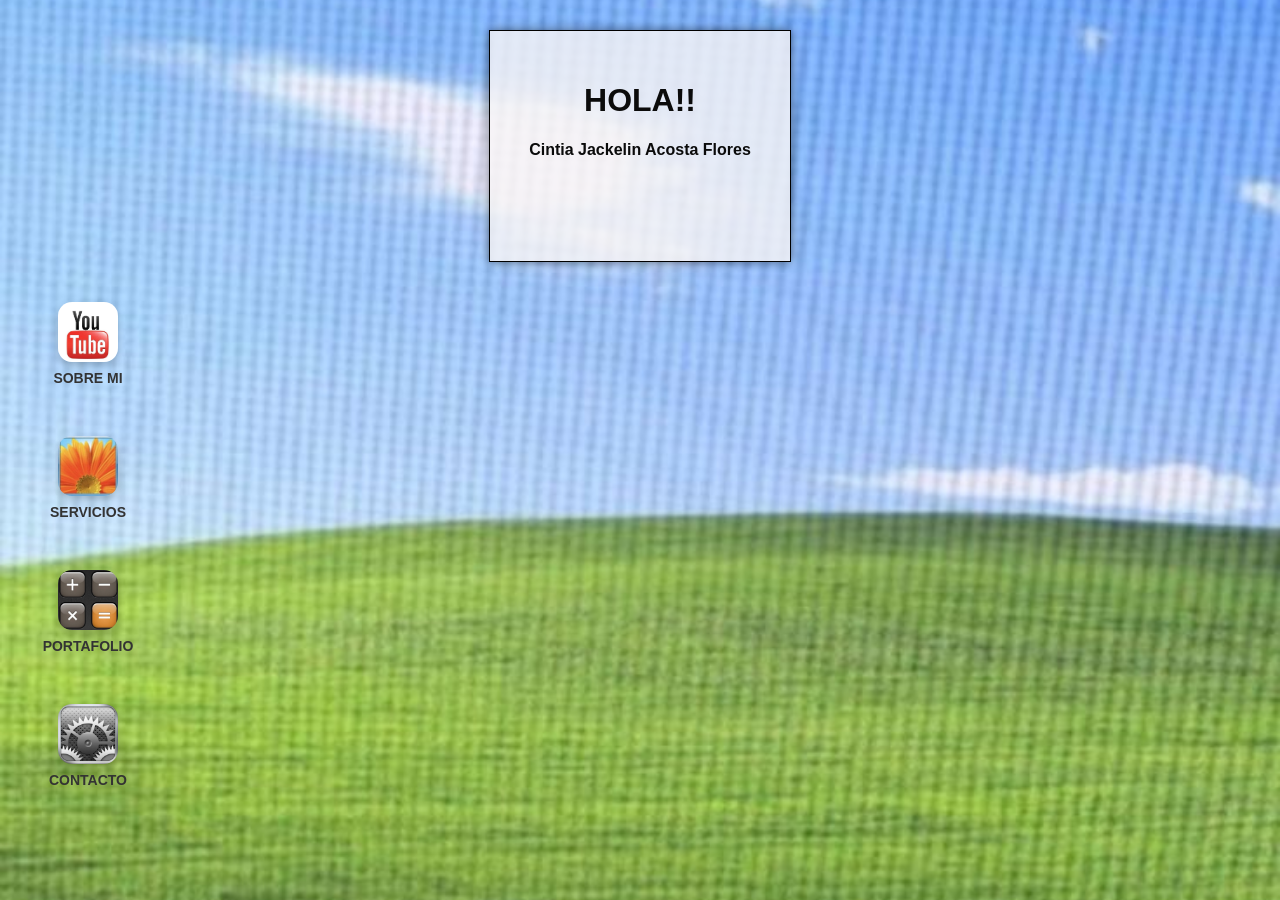
<file: index.html>
<!DOCTYPE html>
<html>
    <head>
        <title>PRESENTACION</title>
        <link rel="stylesheet" href="Styless.css">
    </head>
  
        <div class = "ventana">
            <h1>HOLA!!</h1>
            <h4>Cintia Jackelin Acosta Flores</h4>
        </div>

    <body>
        <nav class = "mi-menu">
            <a href="sobremi.html" class = "boton-app">
                <img src = "imagenes/you.jpeg" width = "70px" height = "70px">
                <span class = "texto">SOBRE MI</span>
            </a>
            <a href="servicios.html" class = "boton-app">
                <img src = "imagenes/gale.jpeg" width = "70px" height = "70px">
                <span class = "texto">SERVICIOS</span>
            </a>
            <a href = "portafolio.html" class = "boton-app">
                <img src = "imagenes/calcu.jpeg" width = "70px" height = "70px">
                <span class = "texto">PORTAFOLIO</span>
            </a>
            <a href = "contacto.html" class = "boton-app">
                <img src = "imagenes/aju.jpeg" width = "70px" height = "70px">
                <span class = "texto">CONTACTO</span>
        </nav>
    </body>
</html>
</file>
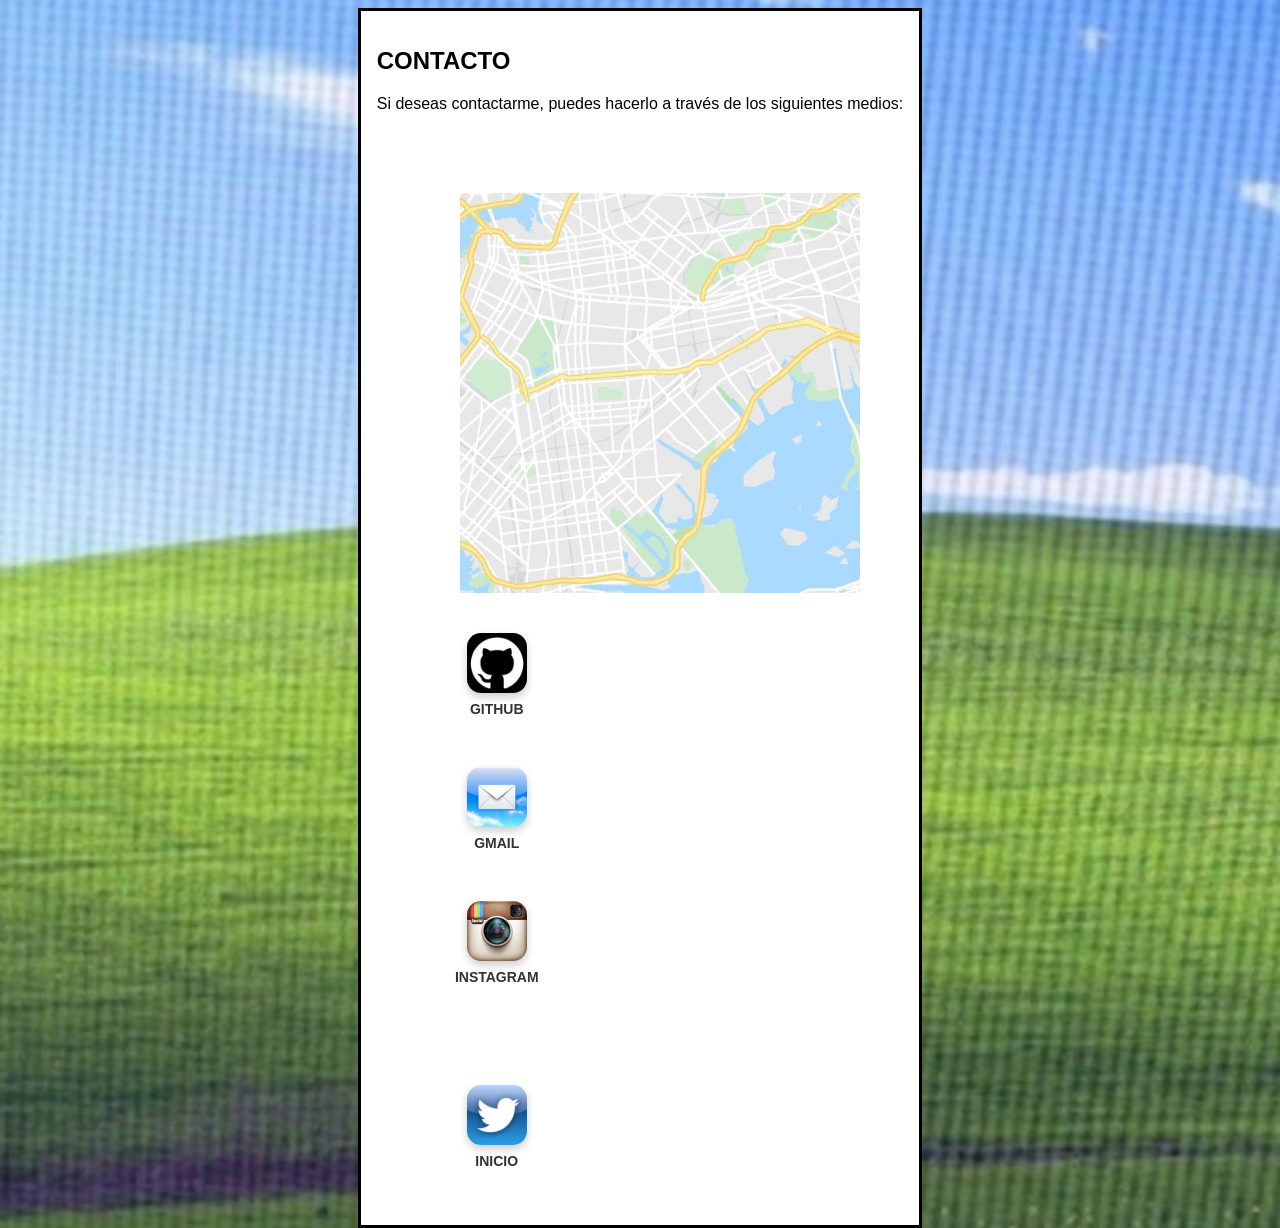
<file: contacto.html>
<!DOCTYPE html>
<html>
    <head>
        <title>CONTACTO</title>
        <link rel="stylesheet" href="Styless.css">
    </head>

    <body>
        <dialog open>
            <h2>CONTACTO</h2>
            <p>Si deseas contactarme, puedes hacerlo a través de los siguientes medios:</p>
            <ul>
        <nav class = "mapa">
        <img src = "imagenes/mapa.jpeg" width = "400px" height = "200px">
        </nav>


        <a href="https://github.com/cintiaja" class = "boton-app">
            <img src = "imagenes/git.jpeg" width = "70px" height = "70px">
            <span class = "texto">GITHUB</span>
        </a>
        <a href = "https://mail.google.com/mail/u/0/#inbox?compose=CllgCHrlFtvxsqspZlSfJQXvPzspBbPsbDGZFtQbjnvVXJdlcTCqjMxtbwGgsrGClvFJDPZsNJV" class = "boton-app">
            <img src = "imagenes/correo.jpeg" width = "70px" height = "70px">
            <span class = "texto">GMAIL</span>
        </a>
        <a href = "https://www.instagram.com/cintia_mp3?exln=enhzazgyaTZ4YXNr" class = "boton-app">
            <img src = "imagenes/insta.jpeg" width = "70px" height = "70px">
            <span class = "texto">INSTAGRAM</span>
        <nav class = "mi-menu">
            <a href="index.html" class = "boton-app">
                <img src = "imagenes/tuit.jpeg" width = "70px" height = "70px">
                <span class = "texto">INICIO</span>
            </a>
        </nav>

    </body>
</file>
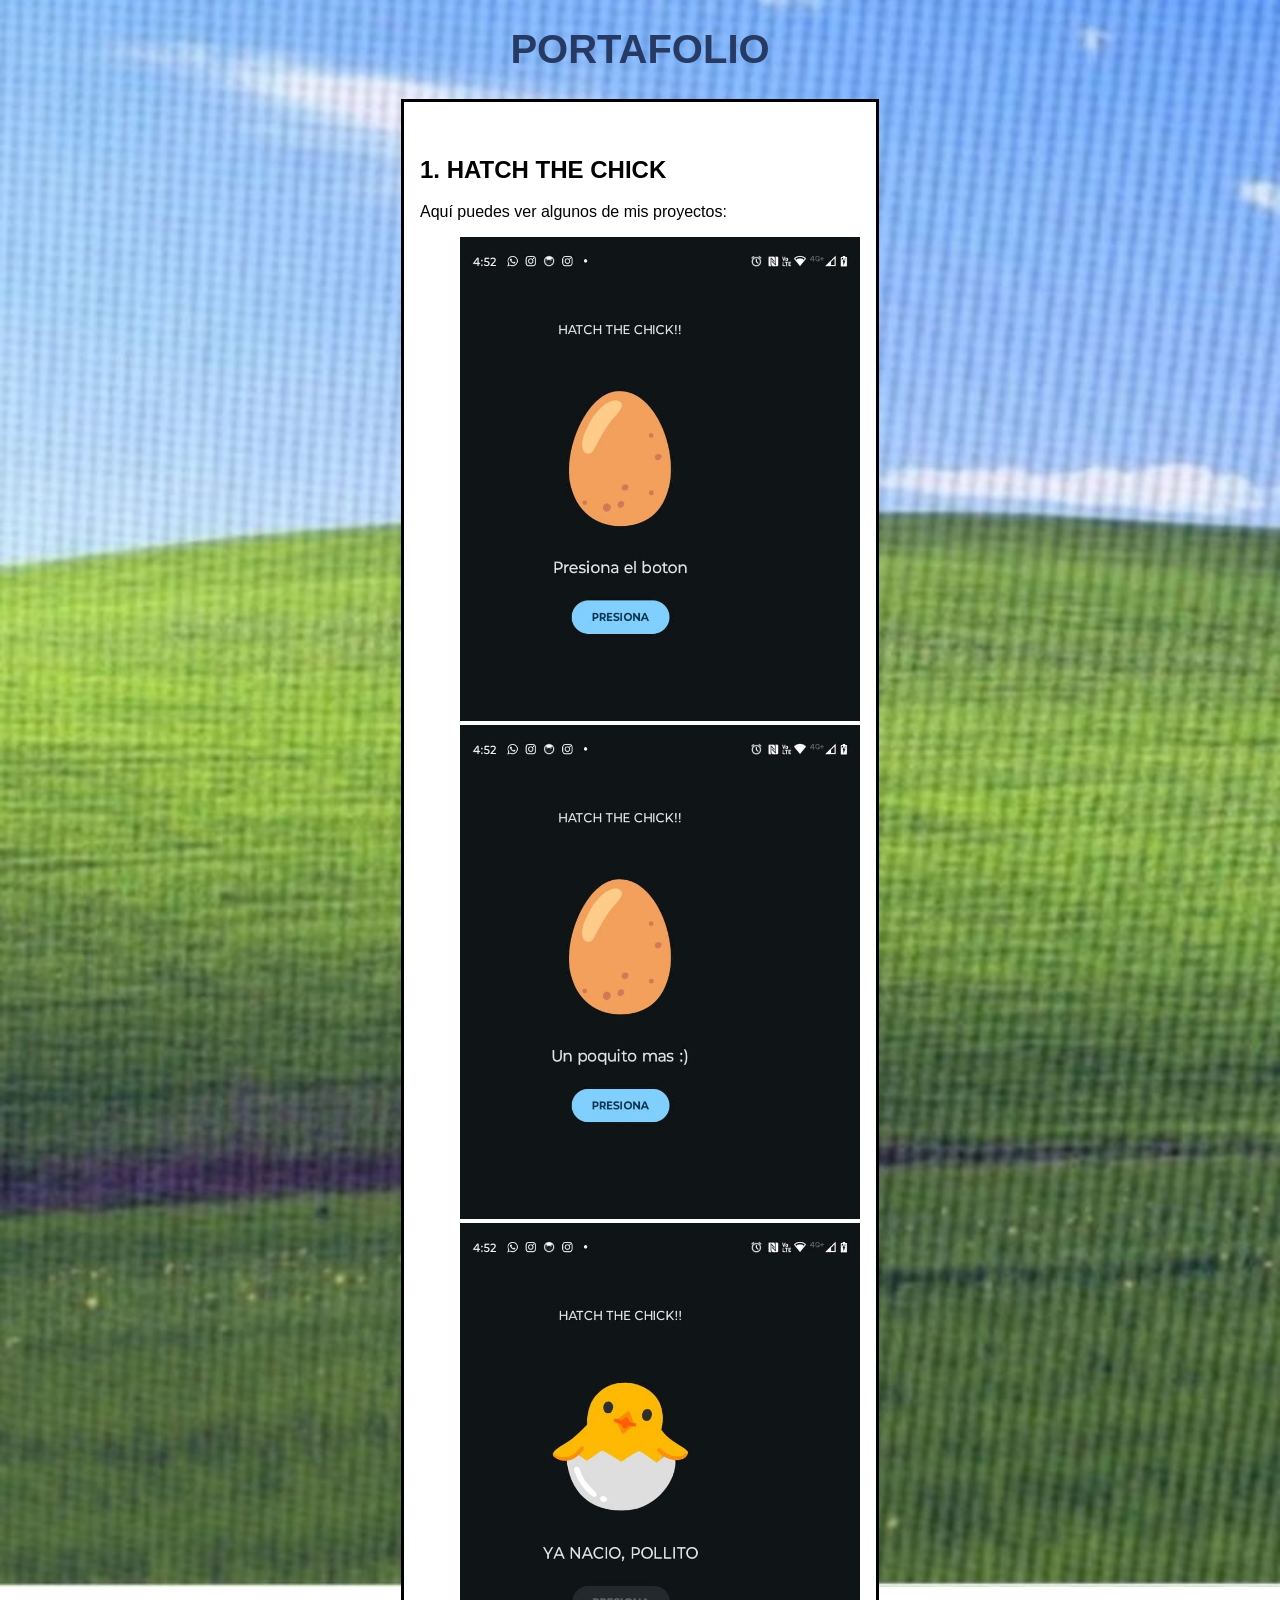
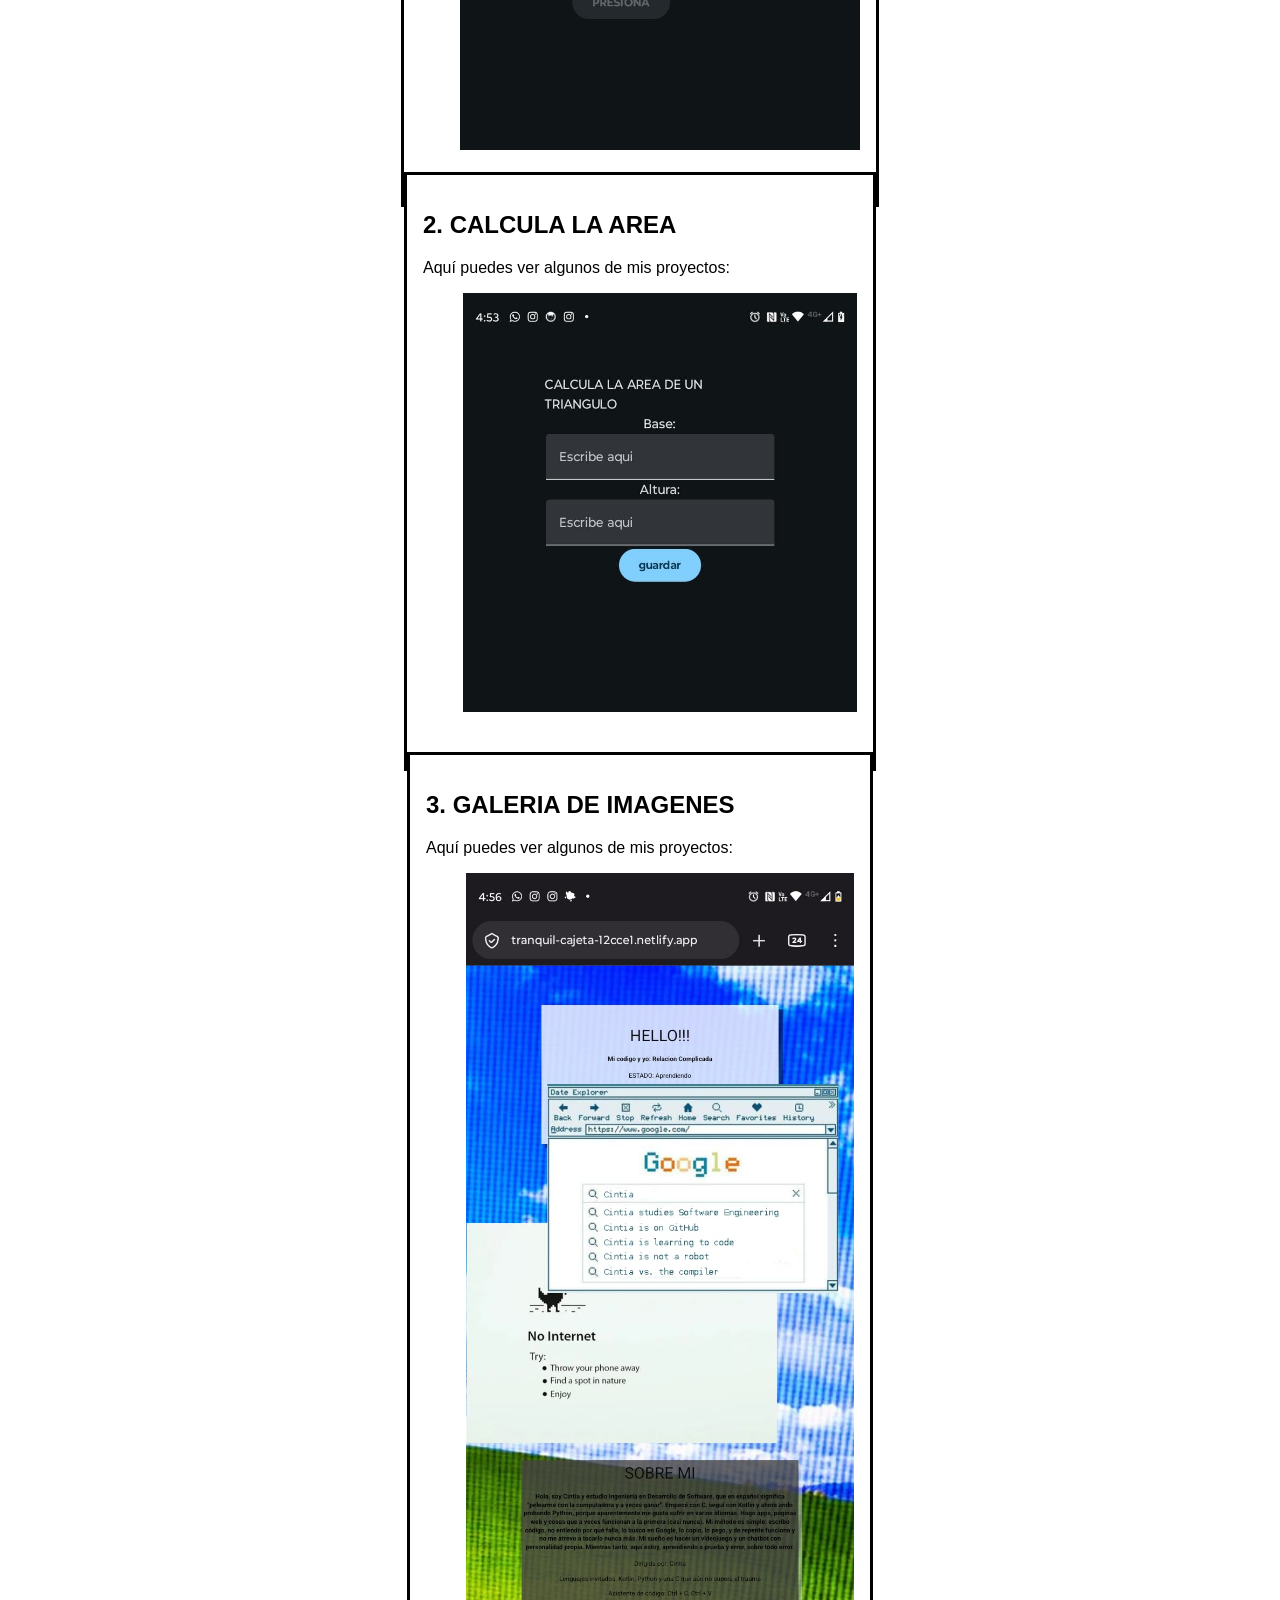
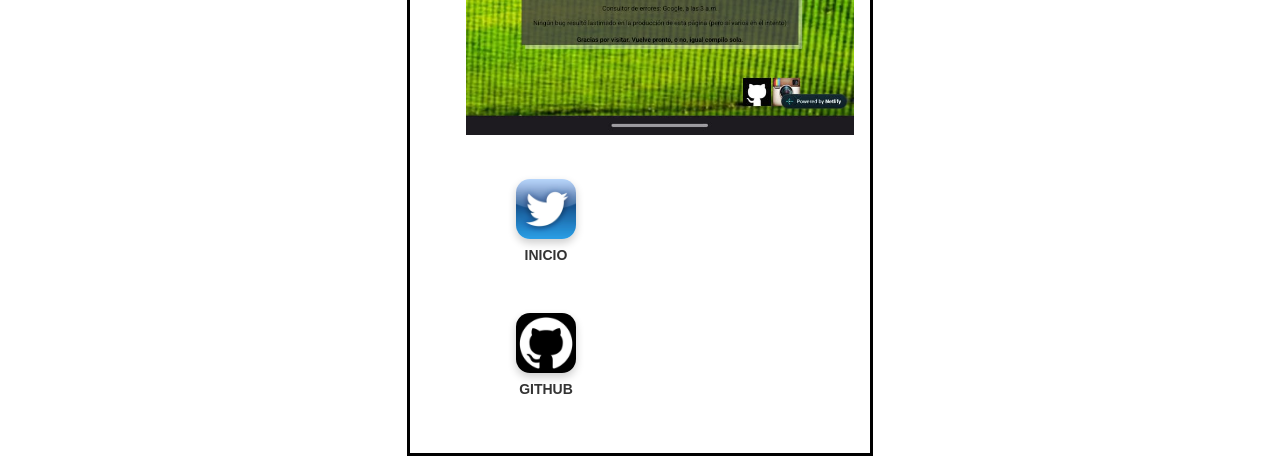
<file: portafolio.html>
<!DOCTYPE html>
<html>
    <head>
        <title>PORTAFOLIO</title>
        <link rel="stylesheet" href="Styless.css">
    </head>
    <h1 class = "titulo">PORTAFOLIO</h1>



    <body>
        <dialog open>
            <br>
            <h2>1. HATCH THE CHICK</h2>
            <p>Aquí puedes ver algunos de mis proyectos:</p>
            <ul>
                <img src = "imagenes/pollo1.jpeg" width = "400px" height = "200px">
                <br>
                <img src = "imagenes/pollo2.jpeg" width = "400px" height = "200px">
                <br>
                <img src = "imagenes/pollo3.jpeg" width = "400px" height = "200px">
            </body>
        <body>
            <br>
            <br>
        <dialog open>
            <h2>2. CALCULA LA AREA</h2>
            <p>Aquí puedes ver algunos de mis proyectos:</p>
            <ul>
                <img src = "imagenes/area.jpeg" width = "400px" height = "200px">
                <br>
        </body>
        <body>
            <br>
            <br>
            <dialog open>
                <h2>3. GALERIA DE IMAGENES</h2>
                <p>Aquí puedes ver algunos de mis proyectos:</p>
                <ul>
                    <img src = "imagenes/pagina.jpeg" width = "400px" height = "200px">
                    <br>
        <nav class = "mi-menu">
            <a href="index.html" class = "boton-app">
                <img src = "imagenes/tuit.jpeg" width = "70px" height = "70px">
                <span class = "texto">INICIO</span>
            </a>
            <a href = "https://github.com/cintiaja" class = "boton-app">
                <img src = "imagenes/git.jpeg" width = "70px" height = "70px">
                <span class = "texto">GITHUB</span>
            </a>
        </nav>
    </body>
</file>
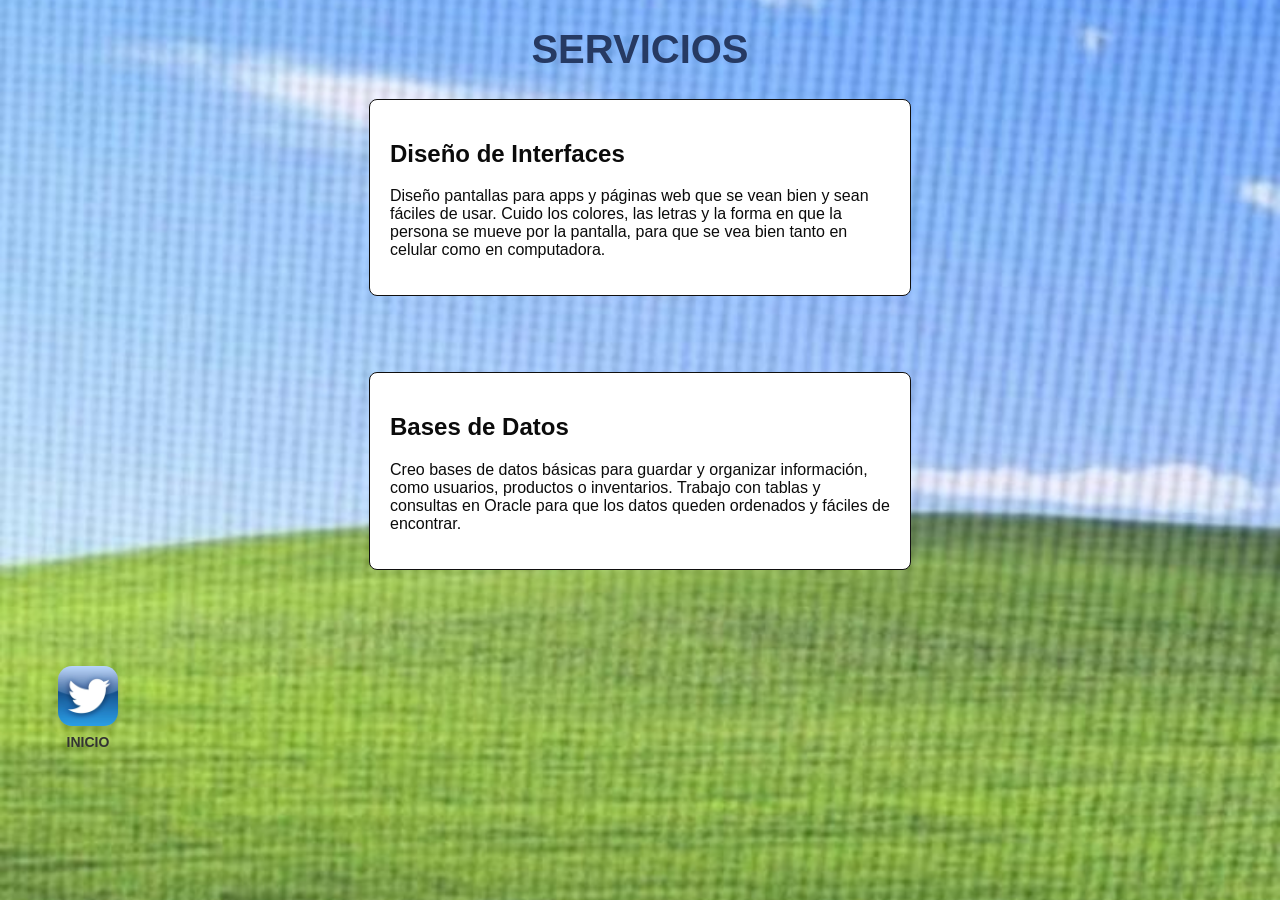
<file: servicios.html>
<!DOCTYPE html>
<html>
    <head>
        <title>SERVICIOS</title>
         <link rel="stylesheet" href="Styless.css">
    </head>
    <h1 class = "titulo">SERVICIOS</h1>
    <div class = txt>
        <h2>Diseño de Interfaces</h2>
        <p>
        Diseño pantallas para apps y páginas web que se vean bien y sean
        fáciles de usar. Cuido los colores, las letras y la forma en que
        la persona se mueve por la pantalla, para que se vea bien tanto
        en celular como en computadora.
        </p>
    </div>
    <br>
    <br>
    <div class = txt>
        <h2>Bases de Datos</h2>
        <p>
        Creo bases de datos básicas para guardar y organizar información,
        como usuarios, productos o inventarios. Trabajo con tablas y
        consultas en Oracle para que los datos queden ordenados y fáciles
        de encontrar.
        </p>
    </div>
    <br>
    <br>
    <body>
        <nav class = "mi-menu">
            <a href="index.html" class = "boton-app">
                <img src = "imagenes/tuit.jpeg" width = "70px" height = "70px">
                <span class = "texto">INICIO</span>
            </a>
    </body>
</file>
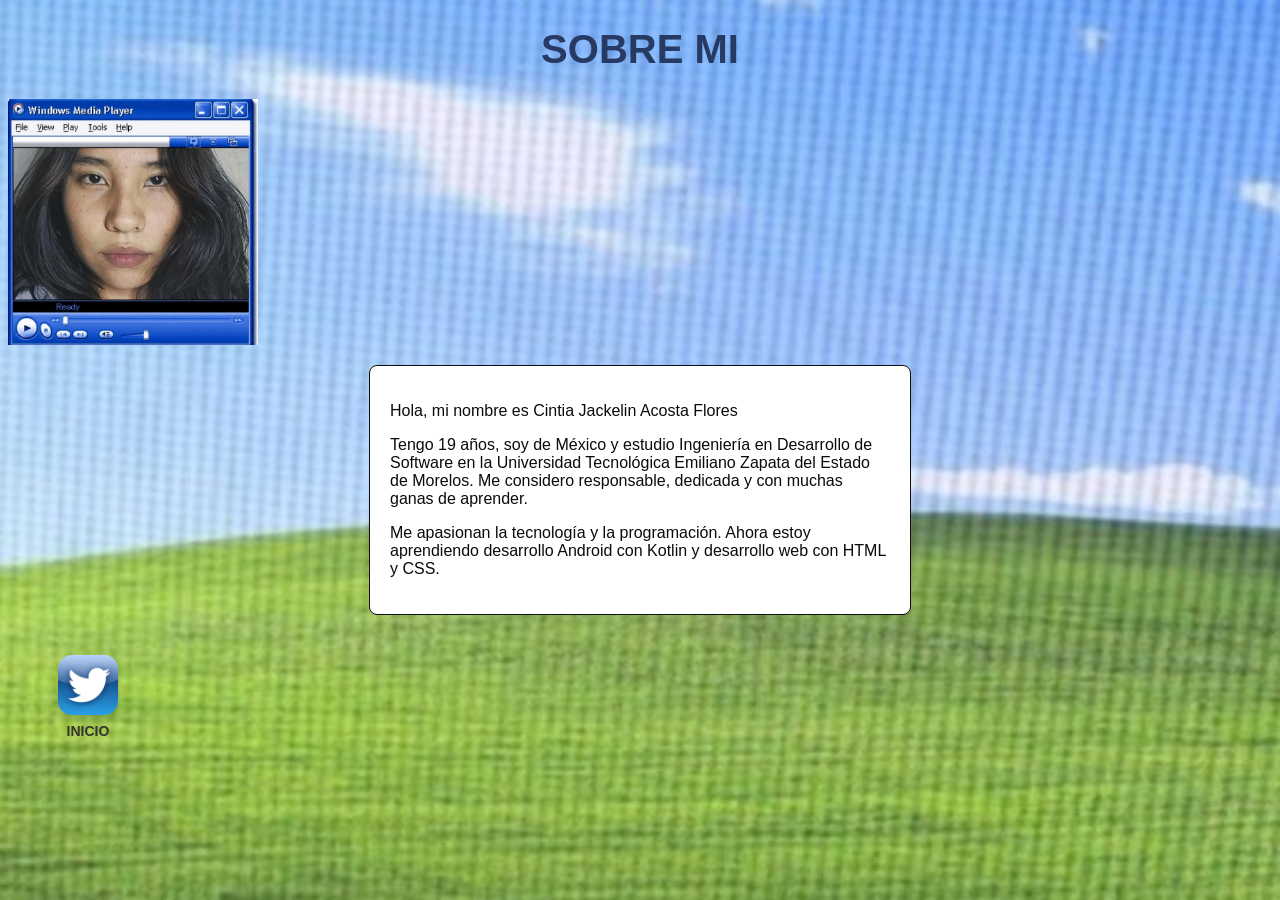
<file: sobremi.html>
<!DOCTYPE html>
<html>
    <head>
        <title>SOBRE MI</title>
        <link rel="stylesheet" href="Styless.css">
    </head>
    <h1 class = "titulo">SOBRE MI</h1>

<div class = "venta-img">
        <img src = "imagenes/Mi.png" class = "img">
</div>
<div class = "txt">
    <p>Hola, mi nombre es Cintia Jackelin Acosta Flores </p>
    <p>   
        Tengo 19 años, soy de México y estudio Ingeniería en Desarrollo
        de Software en la Universidad Tecnológica Emiliano Zapata del
        Estado de Morelos. Me considero responsable, dedicada y con
        muchas ganas de aprender.

    </p>
    <p>
        Me apasionan la tecnología y la programación. Ahora estoy
        aprendiendo desarrollo Android con Kotlin y desarrollo web
        con HTML y CSS.
    </p>
</div>
    </html>
    <body>
        <nav class = "mi-menu">
            <a href="index.html" class = "boton-app">
                <img src = "imagenes/tuit.jpeg" width = "70px" height = "70px">
                <span class = "texto">INICIO</span>
            </a>
        </nav>
    </body>
</file>
<file: Styless.css>
body{
    font-family: Arial, Helvetica, sans-serif; 
    background-image: url(imagenes/Img.jpeg);
    background-size: cover;
    background-repeat: no-repeat;
    background-position: center;
    background-attachment: fixed;
    color:rgb(11, 11, 11)
}
@media (max-width: 768px){
header{
    flex-direction: column;
    padding: 15px 20px;
}

nav{
    display: flex;
    display: wrap;
    justify-content: center;
    margin-top: 15px;
}

nav a{
    margin: 5px 10px;
}

main{
    padding: 20px;
}

h1{
    font-size: 30px;
}

.caja-presentacion{
    padding: 20px;
}

footer{
    padding: 15px 20px;
}
}

img{
    max-width: 100%;
    height: auto;
}
.ventana{
    width: 300px;
    height: 200px;
    background-color: rgba(249, 246, 246, 0.8);
    margin: 30px auto;
    border: 1px solid rgb(0, 0, 0);
    text-align: center;
    box-shadow: 0px 0px 10px rgba(0, 0, 0, 0.5);
    padding-top: 30px;
}

.venta-img {
    display: flex;
    flex-wrap: wrap;       
    gap: 20px;             
    align-items: center;   

    
}


.venta-img img {
    width: 100%;           
    max-width: 250px;      
    height: auto;
}

.venta-img .texto {
    flex: 50%;               
    min-width: 250px; 
    justify-content: center;
    margin: 100px auto;     
}
.txt{
    width: 92%;                 
    max-width: 500px;           
    margin: 20px auto;          
    padding: 20px;            
    background-color: #ffffff;
    border-radius: 8px;
    border: 1px solid #100f0f;
}

.boton-app {
    display: flex;
    flex-direction:column;    
    align-items: center;       
    justify-content:left;
    gap: 8px;                  
    
    width: 80px;               
    padding: 10px;
    text-decoration: none;     
    color: #333;
    font-size: 14px;
    font-weight: bold;
    text-align: center;
    margin: 30px;
}


.boton-app img {
    width: 60px;
    height: 60px;
    border-radius: 14px;       
    object-fit: cover;
    box-shadow: 0 4px 8px rgba(0, 0, 0, 0.2); 
    transition: transform 0.2s ease;
}


.boton-app:hover img {
    transform: scale(1.08);    
}
.titulo{
    text-align: center;
    font-size: 40px;
    color: rgb(38, 58, 99);
}
.mapa{
    display: flex;
    justify-content: center;
    margin-top: 80px;
}
.dialog {
    width: 400px;
    padding: 40px;
    background-color: rgba(245, 238, 238, 0.9);
    border: 1px solid #f5efef;
    border-radius: 1px;
    box-shadow: 0 4px 8px rgba(0, 0, 0, 0.2);
    text-align: center;
    margin: 500px;
}
</file>
